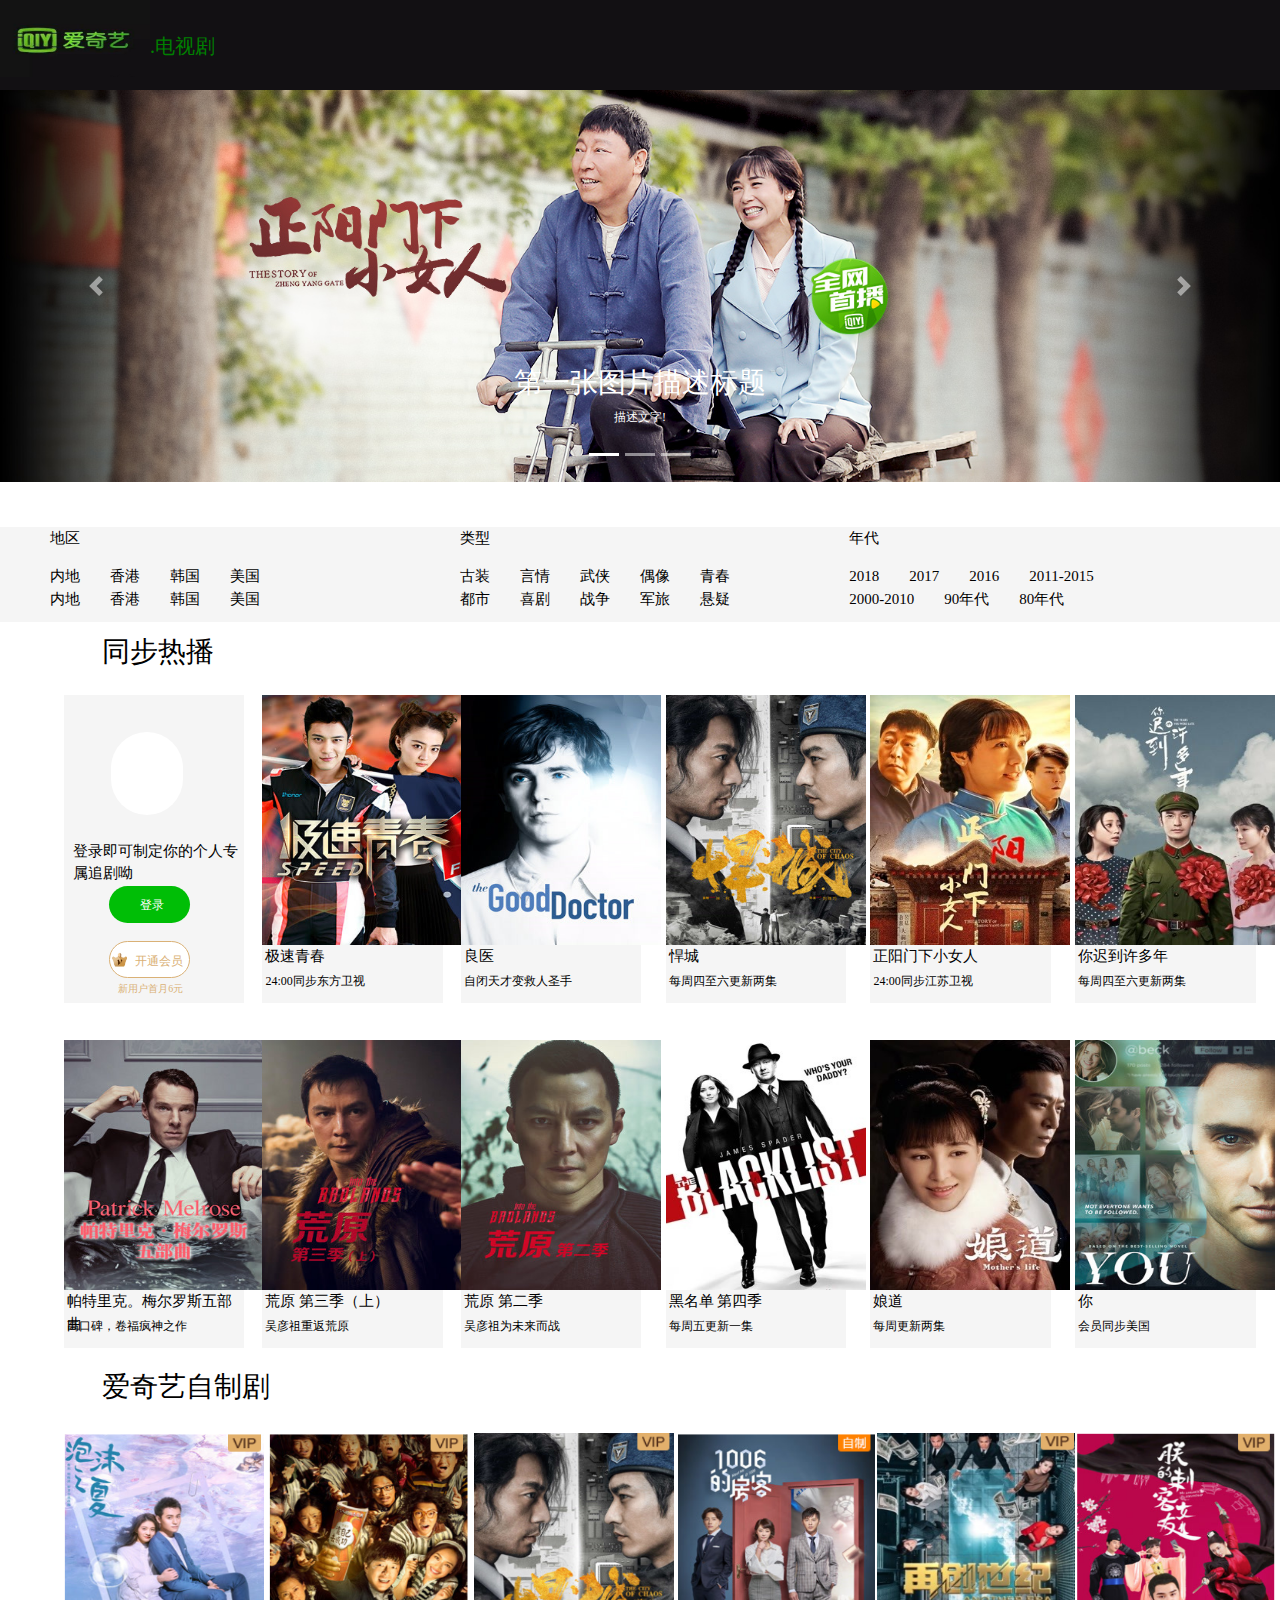
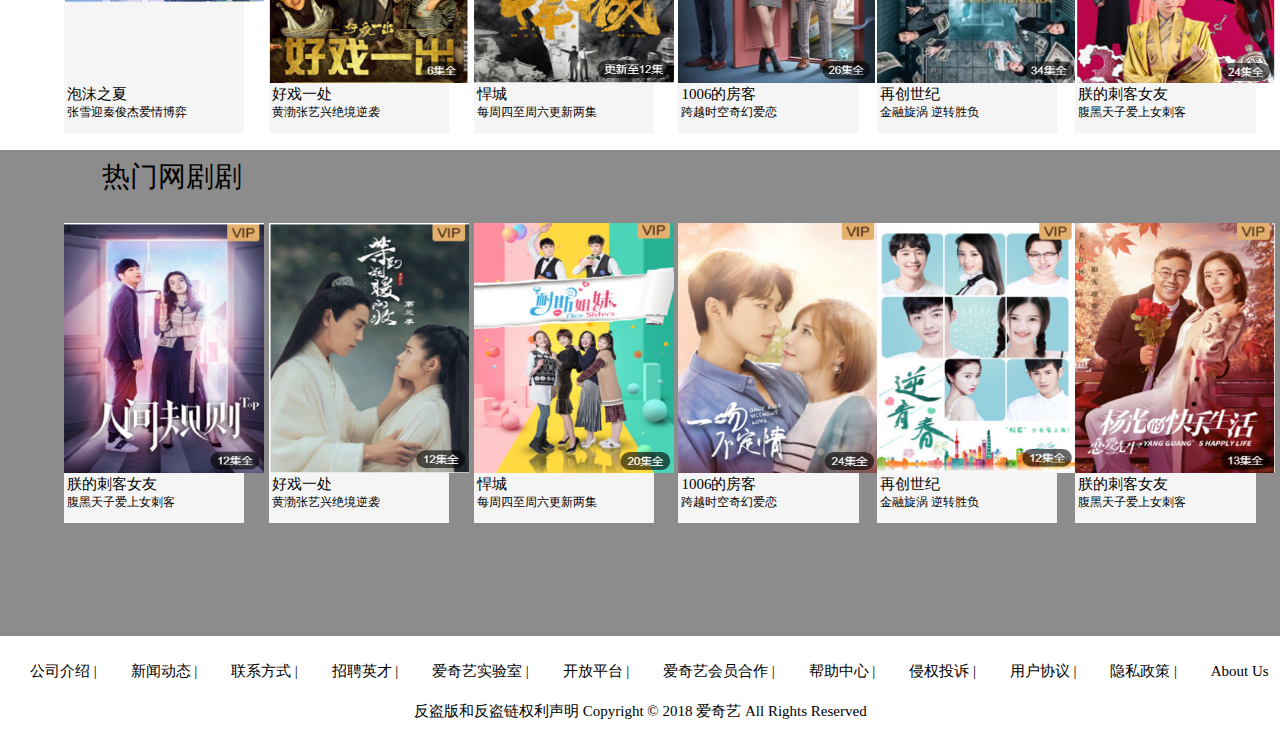
<file: dsj.html>
<!DOCTYPE html>
<html>
<head>
  <meta charset="utf-8">
  <meta name=”viewport” content=”width=device-width, initial-scale=1″ />
  <meta name="viewport" content="width=device-width, initial-scale=1">
  <link rel="stylesheet" href="css/bootstrap.min.css">
  <script src="js/jquery-3.2.1.min.js"></script>
  <script src="js/popper.min.js"></script>
  <script src="js/bootstrap.min.js"></script>
  <link href="css/mycss.css" rel="stylesheet" />
  <style>
  .carousel-inner img 
	{
      width: 100%;
      height: 100%;
  }
  </style>
</head>
<body>
<div class="dsjdh">
	<img src="images/aqybz1.jpg" width="150" height="77"><span style="font-size:20px;position: absolute;top:29%;">.电视剧</span>
</div>

<div class="qwe">
<div id="demo" class="carousel slide" data-ride="carousel">
  <ul class="carousel-indicators">
    <li data-target="#demo" data-slide-to="0" class="active"></li>
    <li data-target="#demo" data-slide-to="1"></li>
    <li data-target="#demo" data-slide-to="2"></li>
  </ul>
 
  <!-- 轮播图片 -->
  <div class="carousel-inner">
    <div class="carousel-item active">
      <img src="images/dsj2 (1).jpg">
      <div class="carousel-caption">
        <h3>第一张图片描述标题</h3>
        <p>描述文字!</p>
      </div>
    </div>
    <div class="carousel-item">
      <img src="images/dsj2 (2).jpg">
      <div class="carousel-caption">
        <h3>第二张图片描述标题</h3>
        <p>描述文字!</p>
      </div>
    </div>
    <div class="carousel-item">
      <img src="images/dsj2.jpg">
      <div class="carousel-caption">
        <h3>第三张图片描述标题</h3>
        <p>描述文字!</p>
      </div>
    </div>
    <div class="carousel-item">
      <img src="images/dsj1.jpg">
      <div class="carousel-caption">
        <h3>第二张图片描述标题</h3>
        <p>描述文字!</p>
      </div>
    </div>
    
    <div class="carousel-item">
      <img src="images/jps.jpg">
      <div class="carousel-caption">
        <h3>第二张图片描述标题</h3>
        <p>描述文字!</p>
      </div>
    </div>
  </div>
 
  <!-- 左右切换按钮 -->
  <a class="carousel-control-prev" href="#demo" data-slide="prev">
    <span class="carousel-control-prev-icon"></span>
  </a>
  <a class="carousel-control-next" href="#demo" data-slide="next">
    <span class="carousel-control-next-icon"></span>
  </a>
</div>


<div class="dh3">
	<p class="spandh">地区</p>
	<span class="spandh">内地</span><span  class="spandh">香港</span><span class="spandh">韩国</span><span class="spandh">美国</span><br/>
	<span class="spandh">内地</span><span  class="spandh">香港</span><span class="spandh">韩国</span><span class="spandh">美国</span>
</div>

<div class="dh4">
	<p class="spandh">类型</p>
	<span class="spandh">古装</span><span  class="spandh">言情</span><span  class="spandh">武侠</span><span  class="spandh">偶像</span><span  class="spandh">青春</span><br/>
	<span class="spandh" >都市</span><span class="spandh">喜剧</span><span class="spandh">战争</span><span class="spandh">军旅</span><span  class="spandh">悬疑</span>
</div>

<div class="dh5">
	<p class="spandh">年代</p>
	<span class="spandh">2018</span><span  class="spandh">2017</span><span  class="spandh">2016</span><span  class="spandh">2011-2015</span><br/>
	<span class="spandh" >2000-2010</span><span class="spandh">90年代</span><span class="spandh">80年代</span>
</div>
</div>

<div class="jdiv1">
	<h3 style="position: absolute;left:8%;top:2%;color: black;">同步热播</h3>
<div class="jdiv2">
	 <div class="tx"></div>
	 <p style="position: absolute;top:47%;color: black;left: 5%;font-size: 15px;">登录即可制定你的个人专属追剧呦</p>
	 <div class="jbtn"><p style="color: white;">登录</p></div>
	 <div class="vip"><img src="images/vip.jpg" width="15" height="15" style="position: absolute;left:2%;"><p style="color: #DAB176;">开通会员</p></div>
	 <p style="position: absolute;top: 93%;color: #DAB176 ;font-size:10px;left: 30%;">新用户首月6元</p>
</div>

<div class="jdiv2" style="position:absolute;left:20.5%;">
	<div class="jimg"><img src="images/jsqc2.jpg" width="200" height="250"></div>
	<p style="position: absolute;font-size: 15px;left:3px;">极速青春<p style="position: absolute;top:90%;left: 3px;">24:00同步东方卫视</p></p>
</div>

<div class="jdiv2" style="position:absolute;left:36%;">
	<div class="jimg"><img src="images/tb1.jpg" width="200" height="250"></div>
	<p style="position: absolute;top:%;font-size: 15px;left: 3px;">良医<p style="position: absolute;top:90%;left: 3px;">自闭天才变救人圣手</p></p>
</div>

<div class="jdiv2" style="position:absolute;left:52%;">
	<div class="jimg"><img src="images/tb2.jpg" width="200" height="250"></div>
	<p style="position: absolute;top:%;font-size: 15px;left: 3px;">悍城<p style="position: absolute;top:90%;left: 3px;">每周四至六更新两集</p></p>
</div>

<div class="jdiv2" style="position:absolute;left:68%;">
	<div class="jimg"><img src="images/tb3.jpg" width="200" height="250"></div>
	<p style="position: absolute;top:%;font-size: 15px;left: 3px;">正阳门下小女人<p style="position: absolute;top:90%;left: 3px;">24:00同步江苏卫视</p></p>
</div>

<div class="jdiv2" style="position:absolute;left:84%;">
	<div class="jimg"><img src="images/tb4.jpg" width="200" height="250"></div>
	<p style="position: absolute;top:%;font-size: 15px;left: 3px;">你迟到许多年<p style="position: absolute;top:90%;left: 3px;">每周四至六更新两集</p></p>
</div>
<!--
	作者：193592021@qq.com
	时间：2018-10-20
	描述：下半部分
-->
<div class="jdiv2" style="position:absolute;top:56%;">
	<div class="jimg"><img src="images/tb5.jpg" width="200" height="250"></div>
	<p style="position: absolute;top:%;font-size: 15px;left: 3px;">帕特里克。梅尔罗斯五部曲<p style="position: absolute;top:90%;left: 3px;">高口碑，卷福疯神之作</p></p>
</div>

<div class="jdiv2" style="position:absolute;left:20.5%;top:56%;">
	<div class="jimg"><img src="images/tb6.jpg" width="200" height="250"></div>
	<p style="position: absolute;top:%;font-size: 15px;left: 3px;">荒原 第三季（上）<p style="position: absolute;top:90%;left: 3px;">吴彦祖重返荒原</p></p>
</div>

<div class="jdiv2" style="position:absolute;left:36%;top:56%;">
	<div class="jimg"><img src="images/tb7.jpg" width="200" height="250"></div>
<p style="position: absolute;top:%;font-size: 15px;left: 3px;">荒原 第二季<p style="position: absolute;top:90%;left: 3px;">吴彦祖为未来而战</p></p>
</div>

<div class="jdiv2" style="position:absolute;left:52%;top:56%;">
	<div class="jimg"><img src="images/tb8.jpg" width="200" height="250"></div>
	<p style="position: absolute;top:%;font-size: 15px;left: 3px;">黑名单 第四季<p style="position: absolute;top:90%;left: 3px;">每周五更新一集</p></p>
</div>

<div class="jdiv2" style="position:absolute;left:68%;top:56%;">
	<div class="jimg"><img src="images/tb9.jpg" width="200" height="250"></div>
	<p style="position: absolute;top:%;font-size: 15px;left: 3px;">娘道<p style="position: absolute;top:90%;left: 3px;">每周更新两集</p></p>
</div>

<div class="jdiv2" style="position:absolute;left:84%;top:56%;">
	<div class="jimg"><img src="images/tb10.jpg" width="200" height="250"></div>
<p style="position: absolute;top:%;font-size: 15px;left: 3px;">你<p style="position: absolute;top:90%;left: 3px;">会员同步美国</p></p>
</div>

</div>
<!--
	作者：193592021@qq.com
	时间：2018-10-20
	描述：爱奇艺自制剧
-->
<div class="jdiv3">
	  	<h3 style="position: absolute;left:8%;top:2%;color: black;">爱奇艺自制剧</h3>
	  <div class="jdiv4" style="position:absolute;">
	  <div class="jimg"><img src="images/zzj1.png" width="200" height="250"></div>
    <p style="position: absolute;top:%;font-size: 15px;left: 3px;">泡沫之夏<p style="position: absolute;top:90%;left: 3px;">张雪迎秦俊杰爱情博弈</p></p>
    </div>
    
     <div class="jdiv4" style="position:absolute;left:21%;">
	  <div class="jimg"><img src="images/zzj2.png" width="200" height="250"></div>
    <p style="position: absolute;top:%;font-size: 15px;left: 3px;">好戏一处<p style="position: absolute;top:90%;left: 3px;">黄渤张艺兴绝境逆袭</p></p>
    </div>
    
     <div class="jdiv4" style="position:absolute;left:37%;">
	  <div class="jimg"><img src="images/zzj3.png" width="200" height="250"></div>
    <p style="position: absolute;top:%;font-size: 15px;left: 3px;">悍城<p style="position: absolute;top:90%;left: 3px;">每周四至周六更新两集</p></p>
    </div>
    
     <div class="jdiv4" style="position:absolute;left: 53%;">
	  <div class="jimg"><img src="images/zzj4.png" width="200" height="250"></div>
    <p style="position: absolute;top:%;font-size: 15px;left: 3px;">1006的房客<p style="position: absolute;top:90%;left: 3px;">跨越时空奇幻爱恋</p></p>
    </div>
    
    <div class="jdiv4" style="position:absolute;left: 68.5%;">
	  <div class="jimg"><img src="images/zzj5.png" width="200" height="250"></div>
    <p style="position: absolute;top:%;font-size: 15px;left: 3px;">再创世纪<p style="position: absolute;top:90%;left: 3px;">金融旋涡  逆转胜负</p></p>
    </div>
    
    <div class="jdiv4" style="position:absolute;left:84%;">
	  <div class="jimg"><img src="images/zzj6.png" width="200" height="250"></div>
    <p style="position: absolute;top:%;font-size: 15px;left: 3px;">朕的刺客女友<p style="position: absolute;top:90%;left: 3px;">腹黑天子爱上女刺客</p></p>
    </div>

</div>
  
  <!--
  	作者：193592021@qq.com
  	时间：2018-10-20
  	描述：爱奇艺网络剧
  -->
<div class="jdiv5">
	    <h3 style="position: absolute;left:8%;top:2%;color: black;">热门网剧剧</h3>
	    <div class="jdiv6" style="position:absolute;">
	  <div class="jimg"><img src="images/wj1.png" width="200" height="250"></div>
    <p style="position: absolute;top:%;font-size: 15px;left: 3px;">朕的刺客女友<p style="position: absolute;top:90%;left: 3px;">腹黑天子爱上女刺客</p></p>
    </div>
    
    <div class="jdiv6" style="position:absolute;left:21%;">
	  <div class="jimg"><img src="images/wj2.png" width="200" height="250"></div>
    <p style="position: absolute;top:%;font-size: 15px;left: 3px;">好戏一处<p style="position: absolute;top:90%;left: 3px;">黄渤张艺兴绝境逆袭</p></p>
    </div>
    
     <div class="jdiv6" style="position:absolute;left:37%;">
	  <div class="jimg"><img src="images/wj3.png" width="200" height="250"></div>
    <p style="position: absolute;top:%;font-size: 15px;left: 3px;">悍城<p style="position: absolute;top:90%;left: 3px;">每周四至周六更新两集</p></p>
    </div>
    
     <div class="jdiv6" style="position:absolute;left: 53%;">
	  <div class="jimg"><img src="images/wj4.png" width="200" height="250"></div>
    <p style="position: absolute;top:%;font-size: 15px;left: 3px;">1006的房客<p style="position: absolute;top:90%;left: 3px;">跨越时空奇幻爱恋</p></p>
    </div>
    
    <div class="jdiv6" style="position:absolute;left: 68.5%;">
	  <div class="jimg"><img src="images/wj5.png" width="200" height="250"></div>
    <p style="position: absolute;top:%;font-size: 15px;left: 3px;">再创世纪<p style="position: absolute;top:90%;left: 3px;">金融旋涡  逆转胜负</p></p>
    </div>
    
    <div class="jdiv6" style="position:absolute;left:84%;">
	  <div class="jimg"><img src="images/wj6.png" width="200" height="250"></div>
    <p style="position: absolute;top:%;font-size: 15px;left: 3px;">朕的刺客女友<p style="position: absolute;top:90%;left: 3px;">腹黑天子爱上女刺客</p></p>
    </div>
</div>

 <div class="jdiv7">
 	<span class="spandh">公司介绍</span> | <span class="spandh">新闻动态</span> | <span class="spandh">联系方式</span> | <span class="spandh">招聘英才</span> | <span class="spandh">爱奇艺实验室</span> | <span class="spandh">开放平台</span> | <span class="spandh">爱奇艺会员合作</span> | <span class="spandh">帮助中心</span> | <span class="spandh">侵权投诉</span> | <span class="spandh">用户协议</span> | <span class="spandh">隐私政策</span> | <span class="spandh">About Us</span>
 	<span class="spandh" style="position: absolute;left:30%;top: 50%;">反盗版和反盗链权利声明   Copyright © 2018 爱奇艺 All Rights Reserved</span>
 </div>
</body>
</html>
</file>
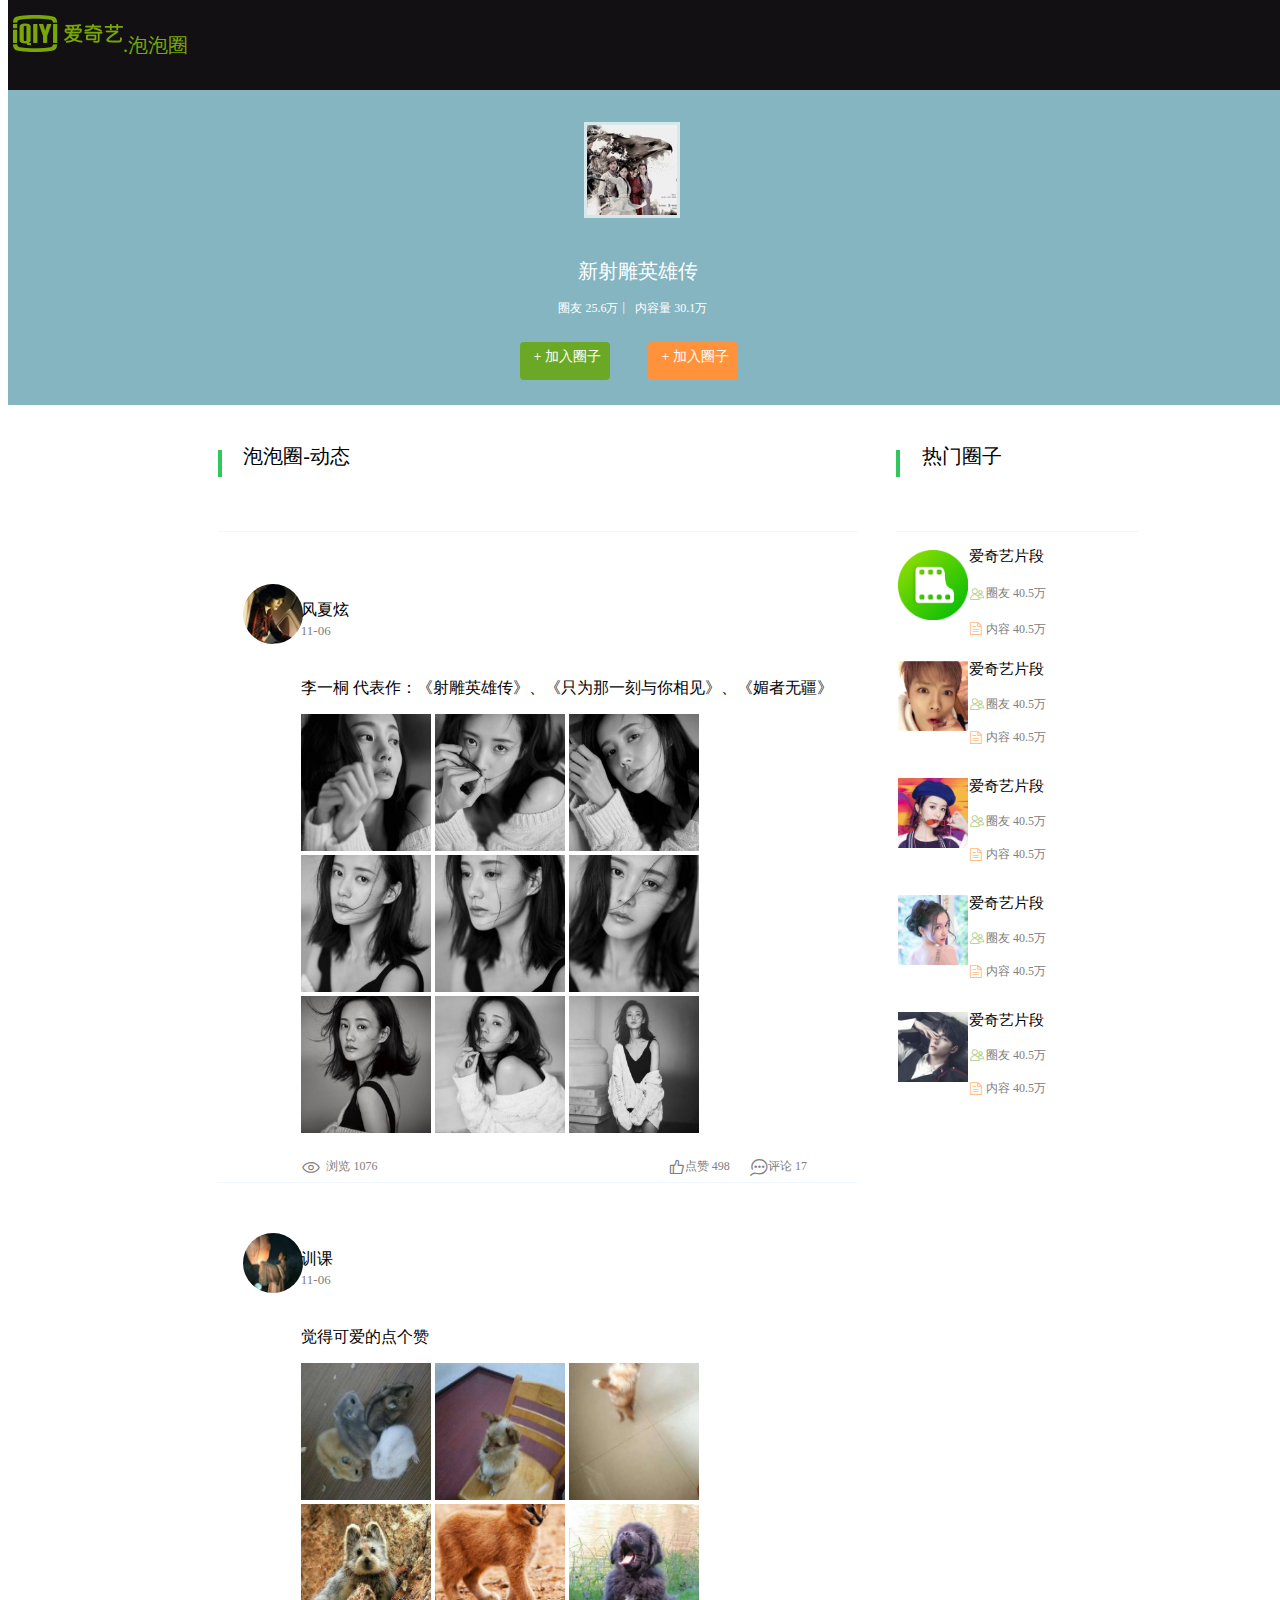
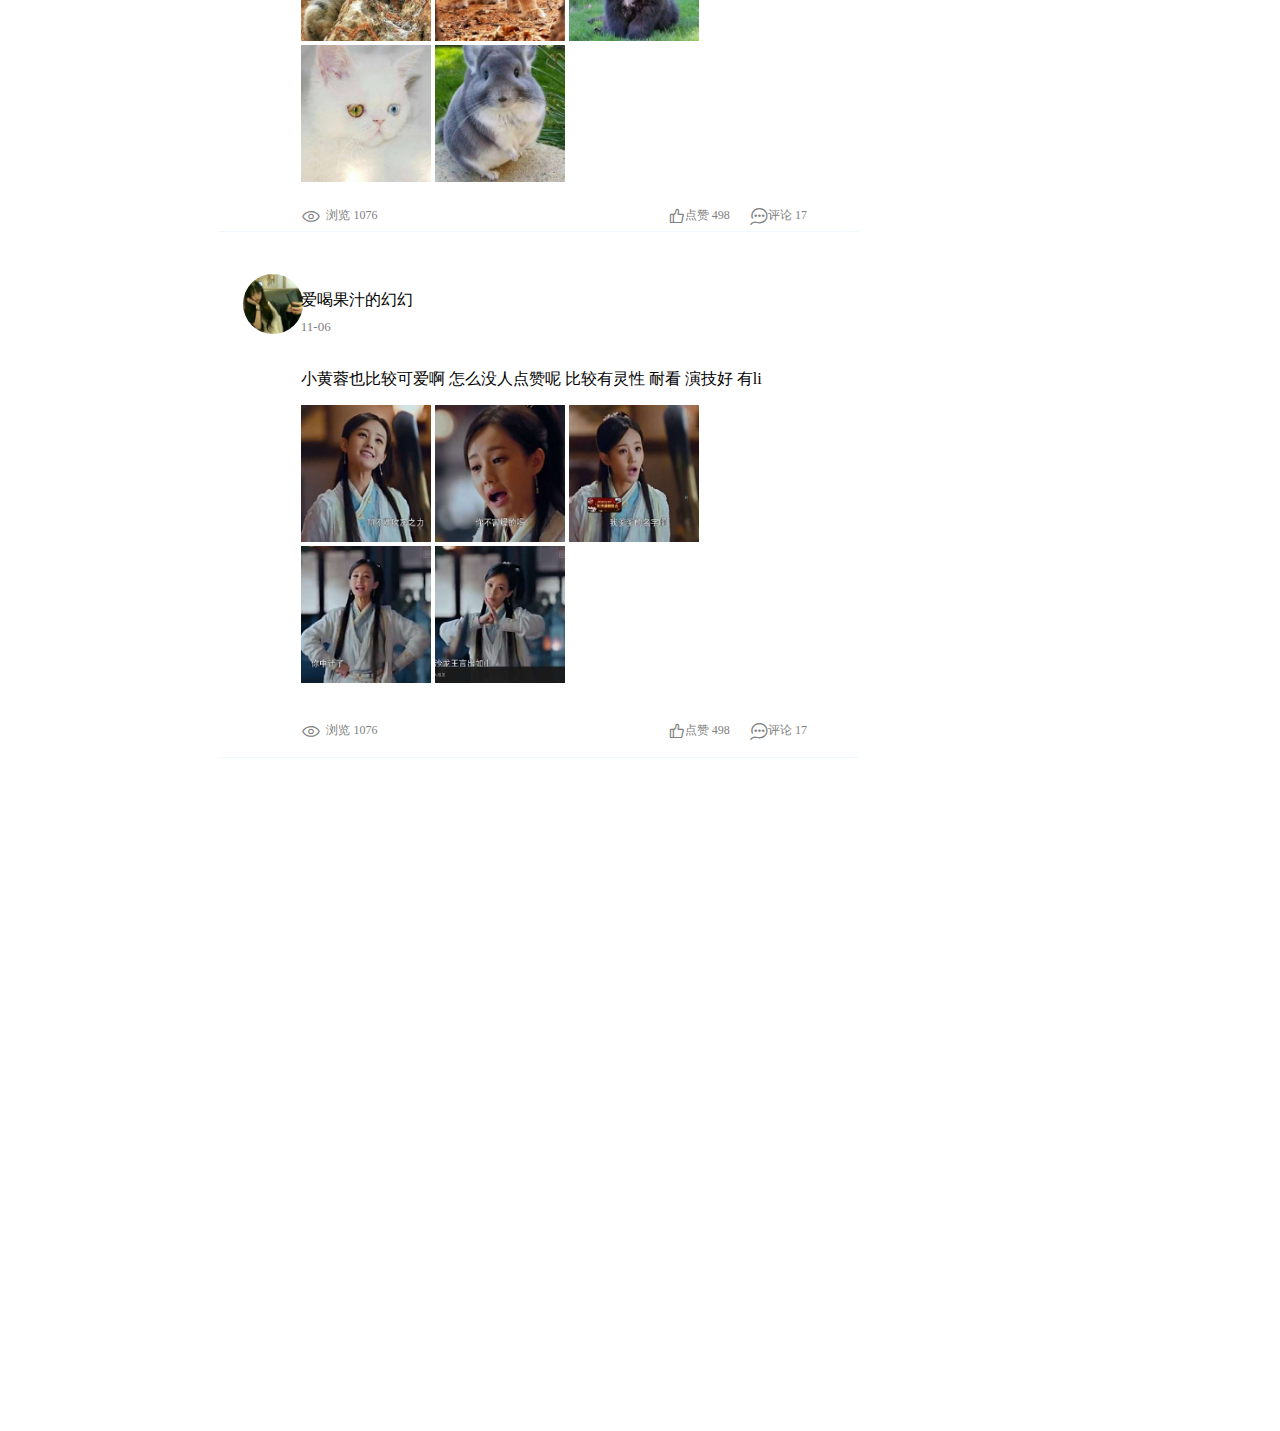
<file: grzy.html>
<!DOCTYPE html>
<html>
	<head>
		<meta charset="utf-8" />
		<meta name=”viewport” content=”width=device-width, initial-scale=1″ />
		<meta name="viewport" content="width=device-width, initial-scale=1">
		<title></title>
		<link href="css/iconfont.css" rel="stylesheet" />
		<style>
			.perin{
				position:absolute;
				top:0%;
				width:100%;
				height:10%;
				background:rgba(18,16,19,1);
				color:#78A707;
				}
				.jqz
				{
					display: none;
				}
				.qz:hover .jqz
				{
					display: block;
				}
		</style>
   </head>
   <body>
	   <div class="perin">
	   	<img src="images/logo108x35_black.png" style="margin-top:15px;margin-left: 5px;"><span style="font-size:20px;position: absolute;top:35%;">.泡泡圈</span>
	   </div>
	   <div style="position: absolute;width: 100%;height:35%;top:10%;background: #84B5C1;">
		   <img src="images/sd.jpg" width="90"height="90" style="position: absolute;top:10%;left: 45%;border:3px solid #D6E8EA;"/>
		   <p style="position: absolute;top:47%;left: 44.5%;color: white;font-family: 微软雅黑;font-size:20px;">新射雕英雄传</p>
		   <p style="position: absolute;top:63%;left:43%;font-family: 微软雅黑;font-size:12px;color: white;">圈友 25.6万</p>
			<p style="position: absolute;top:63%;left:48%;font-family: 微软雅黑;font-size:12px;color: white;">|</p>
		   <p style="position: absolute;top:63%;left:49%;font-family: 微软雅黑;font-size:12px;color: white;">内容量 30.1万</p>
		   <div style="position: absolute;width:7%;height: 12%;background:#6AA826;font-family: 微软雅黑;font-size:14px;color: white;top: 80%;left: 40%;border-radius:4px;"><p style="position: absolute;top:-8px;left:15%;">+ 加入圈子</p></div>
		   <div style="position: absolute;width:7%;height: 12%;background:#FF923A;font-family: 微软雅黑;font-size:14px;color: white;top: 80%;left: 50%;border-radius:4px;"><p style="position: absolute;top:-8px;left:15%;">+ 加入圈子</p></div>
	   </div>
	   
	   <div style="position: absolute;width: 4px;height:3%;background: #32C75C;top:50%;left:17%;"></div>
	   <p style="position: absolute;top:47%;left:19%;font-family: 微软雅黑;font-size: 20px;">泡泡圈-动态</p>
	   
	   <!-- 内容 -->
	   <div style="position: absolute;top: 59%;width: 50%;height:2500px;background:;left:17%;">
	   <div style="position: absolute;top:0%;width:100%;height:26%;background:white;border-bottom:1px solid aliceblue;border-top:1px solid aliceblue;">
		   <img src="images/fxy.jpg" width="60" height="60" style="position: absolute;border-radius: 50px;top:8%;left:4%;"/>
		   <p style="position: absolute;left: 13%;top:8%;">风夏炫</p>
		   <p style="position: absolute;left: 13%;top:12%;font-size: 13px;color: gray;">11-06</p>
		   <p style="position: absolute;left: 13%;top:20%;font-size: 16px;">李一桐 代表作：《射雕英雄传》、《只为那一刻与你相见》、《媚者无疆》</p>
		   <div style="position: absolute;width: 87%;left: 13%;height:58%;background:;top:28%;">
			   <img src="images/fx1.jpg" width="130" height="137"/>
			   <img src="images/fx2.jpg" width="130" height="137"/>
               <img src="images/fx3.jpg" width="130" height="137"/><br/>
               <img src="images/fx4.jpg" width="130" height="137"/>
               <img src="images/fx5.jpg" width="130" height="137"/>
               <img src="images/fx6.jpg" width="130" height="137"/><br />
               <img src="images/fx7.jpg" width="130" height="137"/>
               <img src="images/fx8.jpg" width="130" height="137"/>
               <img src="images/fx9.jpg" width="130" height="137"/>
		   </div>
		   <i class="iconfont icon-liulan" style="position: absolute;top:96%;left: 13%;color:gray;font-family: 微软雅黑;font-size:20px;"></i>
		   <p style="position: absolute;top: 94.5%;left: 17%;color:gray;font-size: 12px;font-family: 微软雅黑;">浏览 1076</p>
		   <i class="iconfont icon-dianzan" style="position: absolute;top:96%;left:70%;color:gray;font-family: 微软雅黑;font-size:20px;"></i>
		   <p style="position: absolute;top: 94.5%;left:73%;color:gray;font-size: 12px;font-family: 微软雅黑;">点赞 498</p>
		   <i class="iconfont icon-pinglun" style="position: absolute;top:96%;left:83%;color:gray;font-family: 微软雅黑;font-size:20px;"></i>
		   <p style="position: absolute;top: 94.5%;left:86%;color:gray;font-size: 12px;font-family: 微软雅黑;">评论 17</p>
	   </div>
	   
	   
	    <div style="position: absolute;top:26%;width:100%;height:26%;background:;border-bottom:0.4px solid aliceblue;border-top:0px solid aliceblue;">
	   		   <img src="images/xktx.jpg" width="60" height="60" style="position: absolute;border-radius: 50px;top:8%;left:4%;"/>
	   		   <p style="position: absolute;left: 13%;top:8%;">训课</p>
	   		   <p style="position: absolute;left: 13%;top:12%;font-size: 13px;color: gray;">11-06</p>
	   		   <p style="position: absolute;left: 13%;top:20%;font-size: 16px;">觉得可爱的点个赞</p>
	   		   <div style="position: absolute;width: 87%;left: 13%;height:58%;background:;top:28%;">
	   			   <img src="images/xk1.jpg" width="130" height="137"/>
	   			   <img src="images/xk11%20(2).jpg" width="130" height="137"/>
	                  <img src="images/xk11%20(3).jpg" width="130" height="137"/><br/>
	                  <img src="images/xk11%20(4).jpg" width="130" height="137"/>
	                  <img src="images/xk11%20(5).jpg" width="130" height="137"/>
	                  <img src="images/xk11%20(7).jpg" width="130" height="137"/><br />
	                  <img src="images/xk11%20(8).jpg" width="130" height="137"/>
	                  <img src="images/xk4.jpg" width="130" height="137"/>
	   		   </div>
			   <i class="iconfont icon-liulan" style="position: absolute;top:96%;left: 13%;color:gray;font-family: 微软雅黑;font-size:20px;"></i>
			   <p style="position: absolute;top: 94.5%;left: 17%;color:gray;font-size: 12px;font-family: 微软雅黑;">浏览 1076</p>
			   <i class="iconfont icon-dianzan" style="position: absolute;top:96%;left:70%;color:gray;font-family: 微软雅黑;font-size:20px;"></i>
			   <p style="position: absolute;top: 94.5%;left:73%;color:gray;font-size: 12px;font-family: 微软雅黑;">点赞 498</p>
			   <i class="iconfont icon-pinglun" style="position: absolute;top:96%;left:83%;color:gray;font-family: 微软雅黑;font-size:20px;"></i>
			   <p style="position: absolute;top: 94.5%;left:86%;color:gray;font-size: 12px;font-family: 微软雅黑;">评论 17</p>
	   	   </div>
		   
		   
		   <div style="position: absolute;top:52%;width:100%;height:21%;background:;border-bottom:0.4px solid aliceblue;border-top:1px solid aliceblue;">
		   	<img src="images/agz.jpg" width="60" height="60" style="position: absolute;border-radius: 50px;top:8%;left:4%;"/>
		   	<p style="position: absolute;left: 13%;top:8%;">爱喝果汁的幻幻</p>
		   	<p style="position: absolute;left: 13%;top:14%;font-size:13px;color:gray;">11-06</p>
		   	<p style="position: absolute;left: 13%;top:23%;font-size: 16px;">小黄蓉也比较可爱啊 怎么没人点赞呢 比较有灵性 耐看 演技好 有li</p>
		   	<div style="position: absolute;width: 87%;left: 13%;height:58%;background:;top:33%;">
		   			<img src="images/agz1.jpg" width="130" height="137"/>
		   			<img src="images/agz2.jpg" width="130" height="137"/>
		   			<img src="images/agz3.jpg" width="130" height="137"/><br />
		   			<img src="images/agz4.jpg" width="130" height="137"/>
		   			<img src="images/agz5.jpg" width="130" height="137"/>
		   			
		   	</div>
		   	<i class="iconfont icon-liulan" style="position: absolute;top:93%;left: 13%;color:gray;font-family: 微软雅黑;font-size:20px;"></i>
		   	<p style="position: absolute;top: 91%;left: 17%;color:gray;font-size: 12px;font-family: 微软雅黑;">浏览 1076</p>
		   	<i class="iconfont icon-dianzan" style="position: absolute;top:93%;left:70%;color:gray;font-family: 微软雅黑;font-size:20px;"></i>
		   	<p style="position: absolute;top: 91%;left:73%;color:gray;font-size: 12px;font-family: 微软雅黑;">点赞 498</p>
		   	<i class="iconfont icon-pinglun" style="position: absolute;top:93%;left:83%;color:gray;font-family: 微软雅黑;font-size:20px;"></i>
		   	<p style="position: absolute;top: 91%;left:86%;color:gray;font-size: 12px;font-family: 微软雅黑;">评论 17</p>
		   </div> 
	   </div>
	   
	   <!-- 右侧 -->
	   <div style="position: absolute;width: 4px;height:3%;background: #32C75C;top:50%;left:70%;"></div>
	   <p style="position: absolute;top:47%;left:72%;font-family: 微软雅黑;font-size: 20px;">热门圈子</p>
	   <div style="position: absolute;left:70%;top:59%;width:19%;height:100%;background:;border-top:1px solid aliceblue ;">
		   <div class="qz" style="width: 100%;height:13%;background:;">
			   <img src="images/aqypd.png" width="70" height="70" style="position: absolute;top:2%;left: 1%;"/>
			   <p style="position: absolute;top:0%;left: 30%;font-family:微软雅黑;font-size: 15px;">爱奇艺片段</p>
			   <i class="iconfont icon-yonhu" style="position: absolute;top:6%;left: 30%;color: #AECE87;"></i>
			   <p style="position: absolute;left: 37%;top:4.5%;font-size: 12px;font-family:微软雅黑;color: gray;">圈友 40.5万</p>
			   <i class="iconfont icon-neirong" style="position: absolute;top:10%;left: 30%;font-size: 14px;color: #FFBC86;"></i>
			   <p style="position: absolute;left: 37%;top:8.5%;font-size: 12px;font-family:微软雅黑;color: gray;">内容 40.5万</p>
			   <div class="jqz" style="position: absolute;width:20%;height:4%;left:75%;top:2.6%;background:#6AA826;"><p style="position:absolute;top:-6px;left:9%;font-size: 14px;color: white;">进圈子</p></div>
		   </div>
		   
		   <div class="qz" style="position: absolute;width: 100%;height:13%;background:;top:13%;">
		   	<img src="images/zhdi%20(1).jpg" width="70" height="70" style="position: absolute;top:10%;left: 1%;"/>
		   	<p style="position: absolute;top:-4px;left: 30%;font-family:微软雅黑;font-size: 15px;">爱奇艺片段</p>
		   	<i class="iconfont icon-yonhu" style="position: absolute;top:40%;left: 30%;color: #AECE87;"></i>
		   	<p style="position: absolute;left: 37%;top:30%;font-size: 12px;font-family:微软雅黑;color: gray;">圈友 40.5万</p>
		   	<i class="iconfont icon-neirong" style="position: absolute;top:70%;left: 30%;font-size: 14px;color: #FFBC86;"></i>
		   	<p style="position: absolute;left: 37%;top:58%;font-size: 12px;font-family:微软雅黑;color: gray;">内容 40.5万</p>
		   	<div class="jqz" style="position: absolute;width:20%;height:30%;left:75%;top:15%;background:#6AA826;"><p style="position:absolute;top:-6px;left:9%;font-size: 14px;color: white;">进圈子</p></div>
		   </div>
		   
		   <div class="qz" style="position: absolute;width: 100%;height:13%;background:;top:26%;">
		   <img src="images/zhdi%20(2).jpg" width="70" height="70" style="position: absolute;top:10%;left: 1%;"/>
		   <p style="position: absolute;top:-4px;left: 30%;font-family:微软雅黑;font-size: 15px;">爱奇艺片段</p>
		   <i class="iconfont icon-yonhu" style="position: absolute;top:40%;left: 30%;color: #AECE87;"></i>
		   <p style="position: absolute;left: 37%;top:30%;font-size: 12px;font-family:微软雅黑;color: gray;">圈友 40.5万</p>
		   <i class="iconfont icon-neirong" style="position: absolute;top:70%;left: 30%;font-size: 14px;color: #FFBC86;"></i>
		   <p style="position: absolute;left: 37%;top:58%;font-size: 12px;font-family:微软雅黑;color: gray;">内容 40.5万</p>
		   <div class="jqz" style="position: absolute;width:20%;height:30%;left:75%;top:15%;background:#6AA826;"><p style="position:absolute;top:-6px;left:9%;font-size: 14px;color: white;">进圈子</p></div>
		   </div>
		   
		   <div class="qz" style="position: absolute;width: 100%;height:13%;background:;top:39%;">
		   <img src="images/zhdi%20(3).jpg" width="70" height="70" style="position: absolute;top:10%;left: 1%;"/>
		   <p style="position: absolute;top:-4px;left: 30%;font-family:微软雅黑;font-size: 15px;">爱奇艺片段</p>
		   <i class="iconfont icon-yonhu" style="position: absolute;top:40%;left: 30%;color: #AECE87;"></i>
		   <p style="position: absolute;left: 37%;top:30%;font-size: 12px;font-family:微软雅黑;color: gray;">圈友 40.5万</p>
		   <i class="iconfont icon-neirong" style="position: absolute;top:70%;left: 30%;font-size: 14px;color: #FFBC86;"></i>
		   <p style="position: absolute;left: 37%;top:58%;font-size: 12px;font-family:微软雅黑;color: gray;">内容 40.5万</p>
		   <div class="jqz" style="position: absolute;width:20%;height:30%;left:75%;top:15%;background:#6AA826;"><p style="position:absolute;top:-6px;left:9%;font-size: 14px;color: white;">进圈子</p></div>
		   </div>
		   
		   <div class="qz" style="position: absolute;width: 100%;height:13%;background:;top:52%;">
		   <img src="images/zhdi%20(4).jpg" width="70" height="70" style="position: absolute;top:10%;left: 1%;"/>
		   <p style="position: absolute;top:-4px;left: 30%;font-family:微软雅黑;font-size: 15px;">爱奇艺片段</p>
		   <i class="iconfont icon-yonhu" style="position: absolute;top:40%;left: 30%;color: #AECE87;"></i>
		   <p style="position: absolute;left: 37%;top:30%;font-size: 12px;font-family:微软雅黑;color: gray;">圈友 40.5万</p>
		   <i class="iconfont icon-neirong" style="position: absolute;top:70%;left: 30%;font-size: 14px;color: #FFBC86;"></i>
		   <p style="position: absolute;left: 37%;top:58%;font-size: 12px;font-family:微软雅黑;color: gray;">内容 40.5万</p>
		   <div class="jqz" style="position: absolute;width:20%;height:30%;left:75%;top:15%;background:#6AA826;"><p style="position:absolute;top:-6px;left:9%;font-size: 14px;color: white;">进圈子</p></div>
		   </div>
		  
		   
	   </div>
   </body>
</html>
</file>
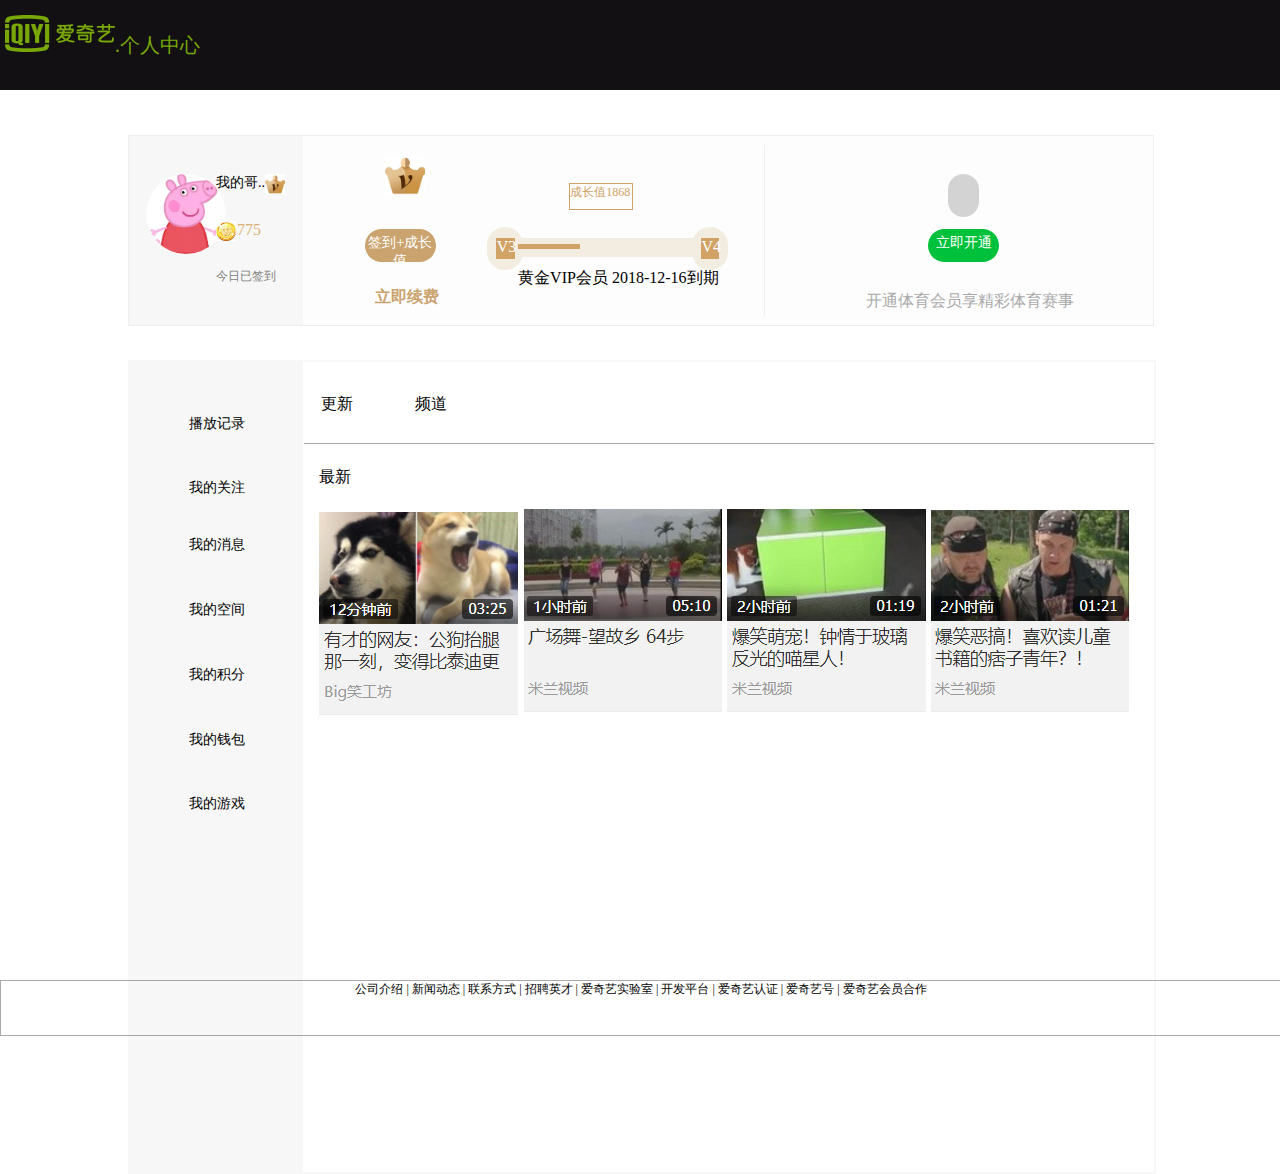
<file: information.html>
<!DOCTYPE html>
<html>
	<head>
		<meta charset="utf-8" />
		<meta name="viewport" content="width=device-width, initial-scale=1">
		<title></title>
		<script src="js/jquery-1.4.4.min.js"></script>
		<script>
			$(function(){
				$('.box4').hide();
				$("#boxc").click(function(){
					$('.box4').show(500);
					$('.box5').hide();
					$('#wdgz').hide();
					$('#gx').hide();
					$('#pd').hide();
					$("#pz").hide();
                    $('#wdgz1').hide();
					$("#pq").hide();
					$("#zx").hide();
				})
			})
			
			$(function(){
				$('.box5').hide();
				$("#boxa").click(function(){
					$('.box5').show(500);
					$('.box4').hide();
					$('#wdgz').hide();
					$('#gx').hide();
					$('#pd').hide();
					$("#pz").hide();
					$('#wdgz1').hide();
					$("#pq").hide();
					$("#zx").hide();

				})
			})
			$(function(){
				
				$('#pd').click(function(){
					$("#wdgz").show(500);
					$(".gz").show(500);
					$('#zx').hide()
					$('#pd').css("color","green")
					$("#pz").hide();
					$('#pq').show(500);
					
				
				})
			})
			$(function(){
				$('#gx').click(function(){
					$('#wdgz').hide()
					$('#zx').show(500)
					$('#gx').css("color","green")
					$('#pz').show(500);
					$('#pq').hide();
					
				})
			})
			
			$(function(){
				$("#pd").hide()
				$('#wdgz').hide()
				$('#pq').hide()
				$("#pd").show();
				$('#boxb').click(function(){
					$("#wdgz1").show();
					$(".gz").hide()
					$("#gx").show(500);
					$("#zx").show(500);
					$("#pz").show(500);
					$("#pd").show(500);
					$('.box5').hide();
					$('.box4').hide();
				})
			})
		
		</script>
		<style>
		*{
			margin: 0;
			padding: 0;
		 }
		.perin{
			position:absolute;
			top:0%;
			width:100%;
			height:10%;
			background:rgba(18,16,19,1);
			color:#78A707;
			}
		.grxx
		{
			position: absolute;
			top:15%;
			width:80%;
			height:21%;
			left:10%;
			background-color:rgb(253,253,253);
			border: 1px solid #EEEEEE;
		}
		.grxx1
		{
			position: absolute;
			width:17%;
			height:100%;
			background-color:#F7F7F7;
			border:;
			
		}
		.box3{
			background-color:#F7F7F7;
		}
		.box3:hover
		{
			color: white;
			border: 1px solid green;
			background:#5AA701;
		}
		.pa{
			color:darkgray;
		}
		.pa:hover
		{
			color: green;
		}
		.box5:hover .box6{
			background:#FD7E28;
			color: white;
		}
		.box7{
			position: absolute;
			top:30%;
			width:18%;
			height:30%;
			left:4.9%;
			background-color:rgba(45,45,45,0.5);
			text-align: center;
			padding-top:5%;
			color:white;
		    display: none;
		}
		.box5:hover .box7{
			display: block;
		}
		.gz{
			position: absolute;
			width:17%;
			height: 12%;
			left:18.5%;
			top: 20%;
		}
		.gz:hover
		{
			background: #F7F7F7;
		}
		.ckgx
		{
			background:#F2F2F2;
		}
		.ckgx:hover{
			background:#5AA701;
			color: white;
		}
		#gx:hover
		{
			background:#5AA701 ;
			color: white;
		}
		#pd:hover
		{
			background:#5AA701 ;
			color: white;
		}
		.box6
		{
			background: #F3ECE1;
		}
		</style>
	</head>
	<body>
		<div class="perin">
			<img src="images/logo108x35_black.png" style="margin-top:15px;margin-left: 5px;"><span style="font-size:20px;position: absolute;top:35%;">.个人中心</span>
		</div>
		
		<div class="grxx">
			<div class="grxx1">
				<img class="img-circle" src="images/tx.jpg" width="80" height="80" style="position: absolute;left:10%;top:20%;border-radius:50px;"/>
				<p style="position: absolute;top:20%;left:50%;font-family:微软雅黑;font-size: 14px;">我的哥..</p><img src="images/vip.jpg" width="20" height="20" style="position: absolute;left:78%;top:20%;border: white;">
                <img src="images/money.jpg" width="20" height="20" style="position: absolute;top:45%;left:50%;"><p style="position: absolute;color: #DAB176;top:45%;left:62%;">775</p>
				<p style="position: absolute;top:70%;left:50%;font-size: 12px;color: grey;font-family: 微软雅黑;">今日已签到<p>
			</div>
		
		<div class="grxx2">
			<img src="images/vip.jpg" width="40" height="40" style="position: absolute;left:25%;top:10%;">
			<div style="position: absolute;top:49%;background-color:rgb(202,163,110);width:7%;height:15%;left:23%;border-radius: 30px;text-align: center;color: white;font-size: 14px;padding-top:0.5%;">签到+成长值</div>
			<p style="position: absolute;top:80%;color:#CAA36E;left:24%;"><strong>立即续费</strong></p>
		</div>
		
		<div style="position: absolute;background-color:#F3ECE1;width:3.5%;height:23%;top:48%;left:35%;border-radius:30px;">
			<div style="position: absolute;top:25%;width:50%;height:50%;background-color:#D1A265;left:24%;color: white;padding-left:2%;">V3</div>
		</div>
			
			<div style="position: absolute;width:20%;height:10%;background-color:#F3ECE1;top: 54%;left:38%;">
				<div style="position: absolute;width: 30%;height:30%;background-color:#D1A265 ;top:30%;"></div>
			</div>
			
			<div style="position: absolute;background-color:#F3ECE1;width:3.5%;height:23%;top:48%;left:55%;border-radius:30px;">
				<div style="position: absolute;top:25%;width:50%;height:50%;background-color:#D1A265;left:24%;color: white;padding-left:2%;">V4</div>
			</div>
			<p style="position: absolute;top:70%;left:38%;">黄金VIP会员 2018-12-16到期</p>
			<div style="position: absolute;left:43%;width:6%;height: 13%;border: 1px solid #D1A265 ;top: 25%;color: #D1A265 ;font-size: 12px;font-family: 微软雅黑;"> 成长值1868</div>
			
			<div style="position: absolute;height: 90%;width:1px;background-color: #EEEEEE;left: 62%;top:5%;"></div>
			
			<div style="position: absolute;width:3%;height:23%;left:80%;background-color:lightgrey;border-radius:30px;top:20%;"></div>
			
			<div style="position: absolute;top:49%;background-color:#00C13B;width:7%;height:15%;left:78%;border-radius: 30px;text-align: center;color: white;font-size: 14px;padding-top:0.5%;">立即开通</div>
			<p style="position: absolute;top: 82%;left:72%;color: darkgrey;">开通体育会员享精彩体育赛事<p>
		</div>
		<!--侧边导航栏-->
		<div class="box1" style="position:absolute;top:40%;height:90%;width:80%;left:10%;background-color:white;border: 2px solid #F7F7F7;">
			<div class="box2" style="position: absolute;height: 100%;width:16.9%;background-color:#F7F7F7;">
				<div id="boxa" class="box3" style="position: absolute;width: 100%;height:4%;top:5%;text-align: center;padding-top:7%;font-size: 14px;font-family: 微软雅黑;">
					<p>播放记录</p>
				</div>
				<div id="boxb" class="box3" style="position: absolute;width: 100%;height:4%;top:13%;text-align: center;padding-top:7%;font-size: 14px;font-family: 微软雅黑;">
					<p >我的关注</p>
				</div>
				<div id="boxc" class="box3" style="position: absolute;width: 100%;height:4%;top:20%;text-align: center;padding-top:7%;font-size: 14px;font-family: 微软雅黑;">
					<p>我的消息</p>
				</div>
				<div id="boxd" class="box3" style="position: absolute;width: 100%;height:4%;top:28%;text-align: center;padding-top:7%;font-size: 14px;font-family: 微软雅黑;">
					<p>我的空间</p>
				</div>
				<div id="boxd" class="box3" style="position: absolute;width: 100%;height:4%;top:36%;text-align: center;padding-top:7%;font-size: 14px;font-family: 微软雅黑;">
					<p>我的积分</p>
				</div>
				<div id="boxd" class="box3" style="position: absolute;width: 100%;height:4%;top:44%;text-align: center;padding-top:7%;font-size: 14px;font-family: 微软雅黑;">
					<p>我的钱包</p>
				</div>
				<div id="boxd" class="box3" style="position: absolute;width: 100%;height:4%;top:52%;text-align: center;padding-top:7%;font-size: 14px;font-family: 微软雅黑;">
					<p>我的游戏</p>
				</div>
			</div>
			<!--我的消息-->
			<div class="box4" style="position: absolute;top: 10%; left:17%;height:13%;width:83%;border:1.5px solid #F7F7F7;">
				<img src="images/ads.PNG" style="position:absolute;top:20%;"/>
				<p style="position: absolute;top:22%;left:8%;font-size: 14px;">告别唯流量时代 爱奇艺正式宣布关闭显示前台播放量</p>
				<p style="position: absolute;top:50%;left: 8%;font-size: 12px;color: darkgray;">9月3日起，爱奇艺正式关闭显示全站前台流量数据，以综合用户讨论度、互动量、多维度播放类指标的内容热度来代替原有播放量显示，为合作伙伴...</br>2018-10-31</p>
				<p style="position: absolute;top:68%;left:17%;font-size: 12px;" class="pa">查看详情</p>
			</div>
			
			<div class="box4" style="position: absolute;top:25%; left:17%;height:13%;width:83%;border:1.5px solid #F7F7F7;">
				<img src="images/sjll.png" style="position:absolute;top:20%;"/>
				<p style="position: absolute;top:22%;left:8%;font-size: 14px;">神剧亮了 有更新 倾城时光开播特辑：赵丽颖金瀚狗粮暴击</p>
				<p style="position: absolute;top:50%;left: 8%;font-size: 12px;color: darkgray;"></br>2018-10-31</p>
				<p style="position: absolute;top:68%;left:17%;font-size: 12px;" class="pa">查看详情</p>
			</div>
			
			<!--播放记录-->
			<div class="box5" style="position: absolute;top:6%; left:17%;height:28%;width:83%;border:2px solid #F7F7F7;">
				<p style="position: absolute;top: -30px;left:5%;">播放记录</p>
				<div class="box6" style="position: absolute;width:5%;height:12%;border: 1px solid orange;left:5%;top:10%;text-align: center;">今天</div>
				<img src="images/bfjl.PNG" style="position: absolute;top:30%;left: 5%;" />
				<p style="position: absolute;left:27%;top:33%;">延禧攻略第1集</p>
				<div class="box7" >续播 | 下一集</div>
			</div>
			
			<div class="box5" style="position: absolute;top:34%; left:17%;height:28%;width:83%;border:2px solid #F7F7F7;">
				<div class="box6" style="position: absolute;width:5%;height:12%;border: 1px solid orange;left:5%;top:10%;text-align: center;">昨天</div>
				<img src="images/LS.png" style="position: absolute;top:30%;left: 5%;" width="178" height="107"/>
				<p style="position: absolute;left:27%;top:33%;">凉生我们可不可以不忧伤第58集</p>
				<div class="box7" >续播 | 下一集</div>
			</div>
			<!--我的关注-->
			<div id="wdgz1" style="position: absolute;width:83%;height:10%;left:17%;border-bottom: 1px solid darkgray;">
				<div id="gx" style="position: absolute;width: 10%;height:100%;left:0%;text-align: center;">
					<p style="position: absolute;top:40%;left: 20%;">更新</p>
				</div>
				<div id="pd" style="position: absolute;width: 10%;height:100%;left:10%;text-align: center;">
					<p style="position: absolute;top:40%;left: 30%;">频道</p>
				</div>
			</div>
			
			<p id="pz" style="position: absolute;top:13%;left:18.5%;">最新<p>
			<div id="zx" style="position: absolute;top:18%;left: 18.5%;width: 80%;height: 30%;background:;">
				<img src="images/gx1.png" />
				<img src="images/gx2.png" />
				<img src="images/gx3.png" />
				<img src="images/gx4.png" />
			</div>
			<p id="pq" style="position: absolute;top:13%;left:18.5%;">我的关注<p>
			<div id="wdgz">
				<div class="gz">
					<img src="images/xgf.jpg" width="60" height="60" style="position: absolute;border-radius:40px;top:8%;left: 2%;"/>
					<p style="position: absolute;left:43%;top:7%;">Big笑工坊</p>
					<div class="ckgx" style="position: absolute;top:65%;left:40%;width:30%;height:25%;font-size: 12px;text-align: center;">查看更新</div>
					<div class="qxgz" style="position:absolute;top:65% ;left:70%;font-size: 12px;width: 30%;height: 25%;">
						<p >取消关注</p>
					</div>
				</div>
				
				<div class="gz" style="position: absolute;left:37%;">
					<img src="images/pd2.jpg" width="60" height="60" style="position: absolute;border-radius:40px;top:8%;left: 2%;"/>
					<p style="position: absolute;left:43%;top:7%;">大学z课堂</p>
					<div class="ckgx" style="position: absolute;top:65%;left:40%;width:30%;height:25%;font-size: 12px;text-align: center;">查看更新</div>
					<div class="qxgz" style="position:absolute;top:65% ;left:70%;font-size: 12px;width: 30%;height: 25%;">
						<p >取消关注</p>
					</div>
				</div>
				
				<div class="gz" style="position: absolute;left:55%;">
					<img src="images/pd3.jpg" width="60" height="60" style="position: absolute;border-radius:40px;top:8%;left: 2%;"/>
					<p style="position: absolute;left:43%;top:7%;">不留恋不眷恋</p>
					<div class="ckgx" style="position: absolute;top:65%;left:40%;width:30%;height:25%;font-size: 12px;text-align: center;">查看更新</div>
					<div class="qxgz" style="position:absolute;top:65% ;left:70%;font-size: 12px;width: 30%;height: 25%;">
						<p >取消关注</p>
					</div>
				</div>
				
				<div class="gz" style="position: absolute;left:73%;">
					<img src="images/pd4.jpg" width="60" height="60" style="position: absolute;border-radius:40px;top:8%;left: 2%;"/>
					<p style="position: absolute;left:43%;top:7%;">元气少女结灵</p>
					<div class="ckgx" style="position: absolute;top:65%;left:40%;width:30%;height:25%;font-size: 12px;text-align: center;">查看更新</div>
					<div class="qxgz" style="position:absolute;top:65% ;left:70%;font-size: 12px;width: 30%;height: 25%;">
						<p >取消关注</p>
					</div>
				</div>
			</div>
		</div>
		
		<div class="footer" style="position: absolute;height:6%;width: 100%;top:980px;border: 1px solid darkgray;text-align: center;font-family: 微软雅黑;font-size: 12px;padding-top:0%;">
			<p>公司介绍 | 新闻动态 | 联系方式 | 招聘英才 | 爱奇艺实验室 | 开发平台 | 爱奇艺认证 | 爱奇艺号 | 爱奇艺会员合作</p>
		</div>
	</body>
</html>
</file>
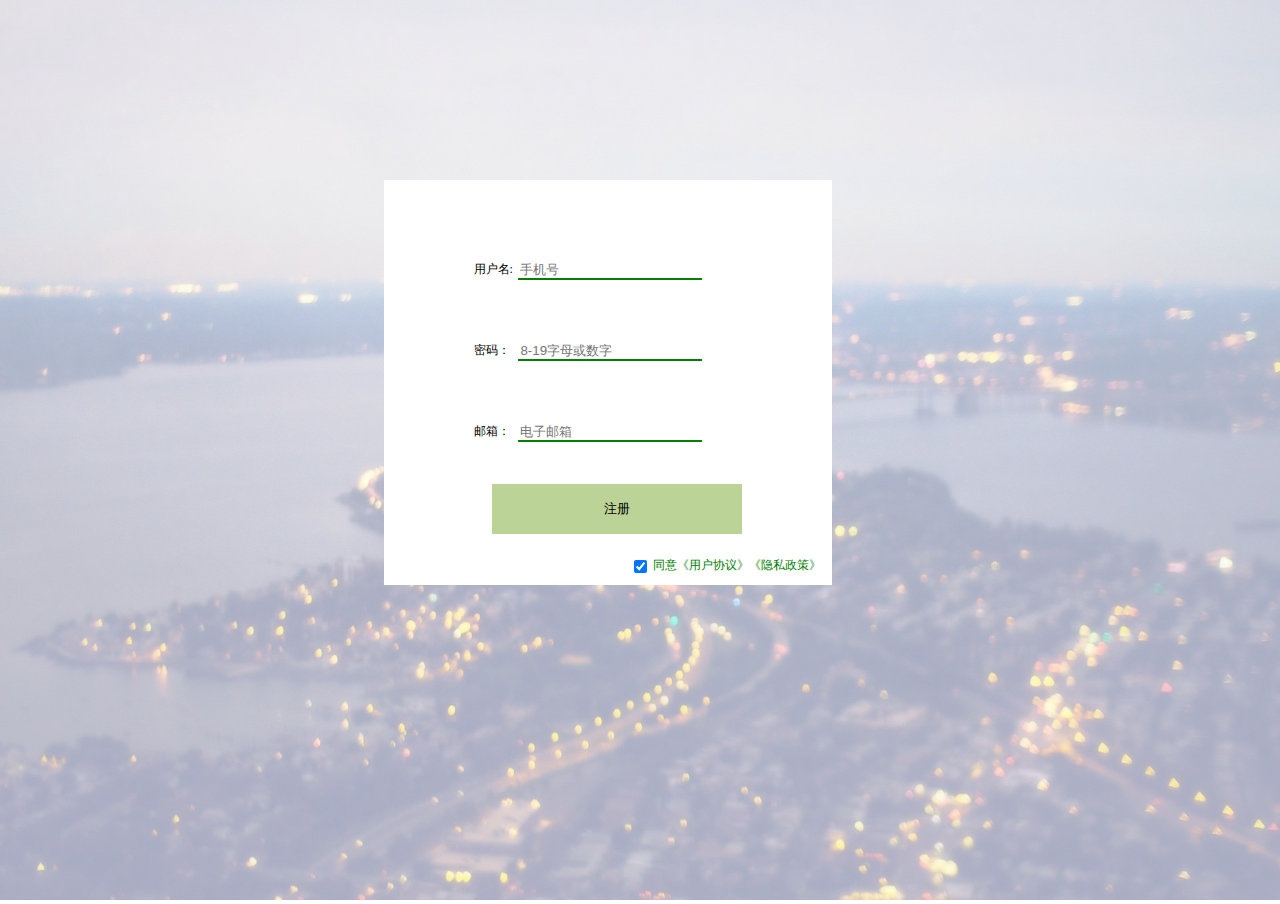
<file: zc.html>
<!DOCTYPE html>
<meta charset="utf-8" />
<html>
<head>
	<title></title>	
	 <script src="js/jquery-1.4.4.min.js" type="text/javascript"></script>
	 <link href="css/mycss.css"  rel="stylesheet"/>
	  <script  type="text/javascript">
	$(function(){
	   
	  $('.zc').find('#pphone').hide()
	  $('.zc').find('#pemail').hide()
	  $('.zc').find('#ppwd').hide()
	  var myreg = /^(((13[0-9]{1})|(15[0-9]{1})|(18[0-9]{1}))+\d{8})$/;
	  var myreg1 = /^([a-zA-Z0-9]+[_|\_|\.]?)*[a-zA-Z0-9]+@([a-zA-Z0-9]+[_|\_|\.]?)*[a-zA-Z0-9]+\.[a-zA-Z]{2,3}$/;
	  $('#btn4').click(function(){
	  	if($("#usernamea").val()==""||!myreg.test($("#usernamea").val()))
	  	{
	  		 $('.zc').find('#pphone').show()
	  	}
	  	if($("#userpwd").val()=="")
	  	{
	  		 $('.zc').find('#ppwd').show()
	  	}
	  	if($("#useremail").val()==""||!myreg1.test($("#useremail").val()))
	  	{
	  		 $('.zc').find('#pemail').show()
	  	}
	  else	if(!$("#checkbox").get(0).checked)
	  	{
	  		
	  		alert("请阅读并同意服务协议")
	  	}
	  	else
	  	{	
	  		alert("注册成功")
	  		window.location.href='index.html'
	  	}
	  })
})

  

$(function(){
	$('#usernamea').keyup(function(){
		if($('#usernamea').val()!="")
		{
			 $('.zc').find('#pphone').hide()
		}
	})
	$('#useremail').keyup(function(){
		if($('#useremail').val()!="")
		{
			 $('.zc').find('#pemail').hide()
		}
	})
	$('#userpwd').keyup(function(){
		if($('#userpwd').val()!="")
		{
			 $('.zc').find('#ppwd').hide()
		}
	})
})
</script>
</head>
<body>
	<div class="zc">
	     <span style="position:absolute; top:20%;left:20%;color: black;">用户名:</span>	<input type="text" name="" id="usernamea" placeholder="手机号" value="" style="position:absolute;;width: 40%; top:20%;left:30%;border-top:none;border-left: none;border-right:none;outline:none;border-bottom-color:green;" />
	     <p id="pphone" style="position:absolute;top: 20%;left:74%;color: red;">手机号填写有误</p>
		 <span style="position:absolute; top:40%;left:20%;color: black;">密码：</span>	<input type="password" name="" id="userpwd" value="" placeholder="8-19字母或数字" style="position:absolute;width: 40%;  top:40%;left:30%;border-top:none;border-left: none;border-right:none;outline:none;border-bottom-color:green;" />
		 <p id="ppwd" style="position:absolute;top: 40%;left:74%;color: red;">请输入密码</p>
		 <span style="position:absolute; top:60%;left:20%;color: black;">邮箱：</span>	<input type="text" name="" id="useremail" value=""placeholder="电子邮箱" style="position:absolute; width: 40%;top:60%;left:30%;border-top:none;border-left: none;border-right:none;outline:none;border-bottom-color:green;" />
		 <p id="pemail" style="position:absolute;top: 60%;left:74%;color: red;">邮箱填写有误</p>
		 <button id="btn4"  style="position:absolute;background:rgba(188,211,152,1);width:250px;height:50px;top:75%;left:24%;border:none;">注册</button>
		 <input type="checkbox" id="checkbox" checked=""  style="position: absolute;top:93%;left:55%;"/><p style="position: absolute;top: 90%;left:60%;color: green;">同意《用户协议》《隐私政策》</p>
	</div>
	<div style="position: absolute;background-color: black;opacity: 0.4;width: 100%;height:100%;">
		<img src="images/zcbj.jpg" width="100%" height="100%" />
	</div>
</body>
</html>
</file>
<file: css/mycss.css>
@charset "utf-8";
	
			.off
			{
				position: absolute;
				left:1%;
				top:20%;
				background-color:#5BC0DE;
				border-radius:20px;
				opacity:0;
				height:30px;
			}
			.off1
			{
				position: absolute;
				left:11%;
				top:20%;
				background-color:#5BC0DE;
				border-radius:20px;
				opacity:0;
				width: 69px;
				height:30px;
			}
			.off2
			{
				position: absolute;
				left:23%;
				top:20%;
				background-color:#5BC0DE;
				border-radius:50px;
				opacity:0;
				width:100px;
				height:30px;
			}
			.off3
			{
				position: absolute;
				left:38%;
				top:20%;
				background-color:#5BC0DE;
				border-radius:20px;
				opacity:0;
				width:79px;
				height: 30px;
			}
			.nav:hover .off
			{    
          opacity:1;
      } 
      .nav:hover .off1
			{    
          opacity:1;
      } 
      .nav:hover .off2
			{    
          opacity:1;
      } 
      .nav:hover .off3
			{    
          opacity:1;
      } 
      .found
      {
      	position: absolute;
      	top:5%;
      	width:80%;
      	left: 10%;
        
      }
    .navbar-inverse
    {
    	position:absolute;
    	top:20%;
    	width:100%;
    	
    }
    .control
    {
      position:absolute;
      left:10%;
      top:18%;
      height:60%;
      width: 60%;
      text-align:center;
     
    }
    .btns
    {
    	position: absolute;
    	left: 72%;
    	background-color:darkgrey;
    	height:60%;
    	top:18%;
    }
    
    .right
    {
    	top: 20%;
    	position: absolute;
      left: 90%;
    }
    .canver2
    {
    	position:absolute;
    	width:200px;
    	height: 30px;
    	top: 20%;
    	left:-100px;
    	text-align: center;
    	background-color: rgba(47,47,47,1);
    	font-style:inherit;
    	color:white;
    	padding:10px;
    	opacity: 0.5;
    }
    .canver2:hover
   {
    	
    	background-color:red;
    	opacity:1;
    	font-size:20px;
    	width:250px;
    	height:40px;
    }
   
   .a
   {
   	position: absolute;
   	left:230px;
   	top:155px;
   	width:150px;
   	height:200px;
   	background-color: yellow;
   	
   }
    .b
   {
   	position: absolute;
   	left:1px;
   	top:280px;
    width:500px;
   	height:120px;
   	background-color:rgba(225,225,225,0.8);
   	opacity: 0;
   }
   .container8
  {
  	position: absolute;
  	width:80%;
  	height: 90%;
  	top:2px;
  	right:40px;
  	left:10%;
  }
  .canver3
  {
  	position: absolute;
  	height:95%;
    width:100%;
    top:500px;
    left:-2px;
  }
  .btn
  {
  	position: absolute;
  	top:50px;
  	left:35%;
  }
   #btn1
  {
  	position: absolute;
  	top:50px;
  	left:55%;
  }
  #picture
  {
  	position: absolute;
  	left:220px;
  }
  .canvas1
  {
  	position: absolute;
  	background-color:black;
  	width:100%;
  	height:80%;
  }
  .aqy
  {
  	position: absolute;
  	top:45px;
  	left:18px;
  }
  .canvas4
  {
  	position: absolute;
  	width: 100%;
  	height:65%;
  	top:500px;
  	padding-left:200px;
		background-color:;
  }
 .div2
 {
 	position: absolute;
 	width:400px;
 	height:100px;
  background-color:rgba(248,248,248,1);
 	top:215px;
 	color:green;
	opacity: 0.7;
 }
 .div1
 {
 	position:relative;
 	width:200px;
 	height:300px;
 	background-color:white;
 	left:-50px;
 }
 .divgx{
	 position: absolute;
	 width:15.6%;
	 height:30%;
	 background:blue;
	 margin-left:24%;
 }
 .divgx1
 {
	position: absolute;
	height:50%;
	width:107%;
	background:white;
	top:51%;
	
	opacity: 0.7;
 }
 .canvas5
 {
 	position: absolute;
 	width:100%;
 	height:550px;
 	background-color:;
 	top: 440px;
 	left:0%;
 	background-color:;
 }
 .canvas6
 {
 	position: absolute;
 	width: 30%;
 	height: 90%;
 }
 .box2
 {
 	 position: absolute;
 	 width: 50px;
 	 height: 70px;
 }
 .box3
 {
 	 position: absolute;
 	 width: 220px;
 	 height: 70px;
 	 background-color:rgba(248,248,248,1)
 }
 .box1
 {
 	position: absolute;
 	width:210px;
 	height: 150px;
 	left:10%;
 	top:70px;
 }
.box2 img{
	cursor: pointer;
	transition: all 0.6s;
	
}
.box2 img:hover{
	transform: scale(1.05);
}
.box3:hover{
	color:green;
}
.s{
	position: absolute;
	width: 100px;
	height:50px;
}
.input1
{
	position: absolute;
	border-radius:100px;
	top:15px;
	left:1100px;
	width:200px;
	text-align: center;
}
.canvas7
{
	position: absolute;
	width:100%;
 	height:900px;
 	top:1000px;
 	left:0%;
}
.box4
{
	position: absolute;
	width:500px;
	height:500px;
	left:9%;
	top:70px;
}
.linka
{
	color: black;
}
.linka:hover
{
	color:green;
}
.box6
{
	position: absolute;
	width: 200px;
	height: 150px;
	left:50%;
}
.box7
{
	background-color:rgba(248,248,248,1);
	width:246px;
	height:80px;
}
.box12
{
	position: absolute;
	width:262px;
	height:250px;
	top: 0px;
	z-index:999;
}
.box12
{
	
	cursor: pointer;
	transition:all 1s;
	opacity:0;
}
.box6:hover .box12
{
	transform: scale(1.03);
	opacity:1;
	border:1px solid greenyellow;
}

.canvas8
{
	position: absolute;
	width:100%;
 	height:780px;
 	top:800px;
 	left:0%;
 	background-color:black;
}
.box8{
	  position: absolute;
	  margin-left: 158px;
}
.box9
{
	position: absolute;
	width: 200px;
	height: 400px;
}
.box10
{
	position: absolute;
	background-color: white;
	width: 220px;
	height: 170px;
}
.box9
{
	cursor: pointer;
	transition: all  1s;
	opacity: 0;
	top:0px;
}
.box8:hover .box9
{
	transform: scale(1.03);
	opacity:1;
}
.box11
{
	position: absolute;
	top: 90%;
	height:58px;
	width: 200px;
	background-color:white;
}
.boxa{
	position: absolute;
	top:69%;
	width: 84%;
	height:18%;
	left:9%;
}
.phb
{
	position: absolute;
	background-color: rgba(248,248,248,1);
	left:1097px;
	width:190px;
	height: 300px;
}
.canvas9
{
	position: absolute;
	top:780px;
	height:95%;
	width: 100%;
	background-color:black;
}
.footer
{
	position: absolute;
	background-color:rgba(235,235,235,1) ;
	width: 100%;
	height:40%;
	top:2180px;
}

.top
{
	position: fixed;
	width:30px;
	height:150px;
	background-color:;
	left:93%;
	top: 50%;
	z-index: 999;
	
}
.gtop:hover
{
	width:50px;
	height:40px;
	background-color:rgba(0,196,6,1);
	opacity:1;
	border-radius:10px;
}
.qd:hover
{
	width:50px;
	height:40px;
	background-color:rgba(0,196,6,1);
	opacity:20;
	border-radius:10px;
}
.lx:hover
{
	width: 50px;
	height:40px;
	background-color:rgba(0,196,6,1);
	opacity:20;
	border-radius:10px;
}
.dh
{
	position:fixed;
	z-index: 999;
    width:100%;
	height:11%;
	top:0%;
	background-color:rgba(18,16,19,1);
}
#span1
{
	position:absolute;
	left:15%;
	top:-10px;
    height:100%;
    width:5%;
}
.input2
{
	position: absolute;
	left:20%;
	top:25%;
	left:30%;
	border-bottom-left-radius:25px;
	border-top-left-radius:25px;
	height:50%;
	width:300px;
	text-align:center;
	background:rgba(51,51,51,1);
	border:none;
}
.dh1{
	position: absolute;
	background-color: rgba(0,196,6,1);
	width:65px;
	height:50%;
	top:25%;
	left:49.4%;
	border-bottom-right-radius:25px;
	border-top-right-radius:25px;
}
.linkb
{
	color: white;
}
.linkb:hover
{
	color: greenyellow;
}
.sp{
	color: white;
}
.sp:hover
{
	color: greenyellow;
}

  .divzz
      {
      	position:fixed;
      	width:100%;
      	height:100%;
      	background-color:black;
        top:0px;
      	left:00px;
      	opacity: 0.8;
      	z-index: 999;
      }
      .divdl
      {
      	position:fixed;
      	width:500px;
      	height:500px;
      	background-color:white;
      	display: none;
      	top:20%;
      	left:30%;
      	z-index:999;
      	
      }
      .canvas10
      {
      	position: absolute;
      	width: 230px;
      	height:300px;
      	background:;
      	
      }
      .box14
      {
      	position: absolute;
      	background-color: green;
      	border-radius:10px;
      	cursor: pointer;
	    transition: all  1s;
      	opacity:1;
      }
      
      .box15
      {
      	position: absolute;
      	top: 20%;
      	width: 100%;
      	height: 90%;
      }
      .canvas10:hover .box14
      {
      	transform: scale(1.5);
      	opacity: 1;
      }
      .box15 img{
      	cursor: pointer;
	    transition: all  1s;
      	opacity:1;
      }
      .box15 img:hover{
      	margin-top:-10px;
      
      	opacity:1;
      }
      .hr{
      	position: absolute;
      	top: 1635px;
      	width: 90%;
      	height:1px;
      	background-color:green;
      	left:5%;
      }
      .as{
      	width:190px;
      	height: 122px;
      	cursor: pointer;
	    transition: all  1s;
      	opacity:1;
      	border-color:greenyellow;
      }
      .as:hover{
      	transform: scale(1.05);
      	opacity: 1;
      	border:1px solid greenyellow;
      }
     .userin
     {
     	position:fixed;
     	width: 100px;
     	height:60px;
     	left: 70%;
     	background:rgba(18,16,19,1);
     	z-index: 999;
     	top:1%;
     }
     .zc
     {
     	position:fixed;
     	width:35%;
     	height:45%;
     	top: 20%;
     	left:30%;
     	background-color:rgba(255,255,255,1);
     	z-index: 999;
     }
     .dh3
     {
     position: absolute;
     top:78%;
     width:32%;
     height:17%;
     left:0%;
     padding-left:20px;
     background-color:rgba(245,245,245,1);
     }
       .dh4
     {
     position: absolute;
     top:78%;
     width:32%;
     height:17%;
     left:32%;
     background-color:rgba(245,245,245,1);
     padding-left:20px;
     }
       .dh5
     {
     position: absolute;
     top:78%;
     width:38%;
     height:17%;
     left:64%;
     background-color:rgba(245,245,245,1);
     }
     .spandh
     {
     	margin-left: 30px;
     	padding:0px;
     	color: black;
     	font-size: 15px;
     }
     .spandh:hover
     {
     	color: green;
     }
     .dsjdh{
     	position:absolute;
     	top:0%;
     	width:100%;
     	height:12%;
     	background:rgba(18,16,19,1);
     	color:green;
     }
     #demo{
     	position:absolute;
     	top:0%;
     }
     .tx
     {
     	position: absolute;
     	width:40%;
     	height:27%;
     	border-radius:55px;
     	background-color:rgb(265,265,265);
     	top:12%;
     	left:26%;
     }
     .jbtn
     {
     	position: absolute;
     	width: 45%;
     	height: 12%;
     	top:62%;
     	left:25%;
     	border-radius: 20px;
     	background-color:rgb(0,190,6);
     	padding-top: 10px;
     	padding-left:31px;
     }
     .vip
     {
     	position: absolute;
     	width: 45%;
     	height: 12%;
     	top:80%;
     	left:25%;
     	border-radius: 20px;
     	background-color:rgb(265,265,265);
     	padding-top: 10px;
     	padding-left: 25px;
     	border:1px solid #DAB176;
     }
     .jdiv1
     {
     	position: absolute;
     	height:750px;
     	width:100%;
     	top:620px;
     	background: ;
    
     }
     .jdiv2{
     	position: absolute;
     	width:14.1%;
     	height:41%;
     	left:5%;
     	top:10%;
     	cursor: pointer;
	    transition: all  1s;
      	opacity:1;
      	color: black;
      	background-color: rgb(245,245,245);
     }
     .jdiv2:hover
     {
     	margin-top:-10px;
        color: green;
      	opacity:1;
     }
     .qwe{
     	position: absolute;
     	width: 100%;
     	height:560px;
     	top: 10%;
     	background-color: ;
     }
     .jdiv3
     {
     	position: absolute;
     	width: 100%;
     	height:54%;
     	top:1360px;
     	background:;
     }
     .jdiv4{
     	position: absolute;
     	width:14.1%;
     	height:300px;
     	left:5%;
     	top:15%;
     	cursor: pointer;
	    transition: all  1s;
      	opacity:1;
      	color: black;
      	background-color:rgb(245,245,245);
     }
     .jdiv4:hover
     {
     	transform: scale(1.07);
     	opacity:1;
     	
     }
     .jdiv5
     {
     	position: absolute;
     	width:100%;
     	height:54%;
     	top:1750px;
     	background-color: rgba(25,25,25,0.5);
     }
      .jdiv6{
     	position: absolute;
     	width:14.1%;
     	height:300px;
     	left:5%;
     	top:15%;
     	cursor: pointer;
	    transition: all  1s;
      	opacity:1;
      	color: black;
      	background-color:rgb(245,245,245);
     }
     .jdiv6:hover
     {
     	transform: scale(1.07);
     	opacity:1;
     	-webkit-transform:rotate(360deg);
     }
     .jdiv7
     {
     	position: absolute;
     	width:100%;
     	height:100px;
     	top:2250px;
     	background-color:;
     	color: black;
     	font-size: 15px;
     	padding-top:10px;
     
     }
     .jdiv7:hover
     {
     	color: green;
     }
	 .xx{
		 color: white;
	 }
	 .load
	 {
		 position: fixed;
		 width: 10%;
		 height: 20%;
		 top: 50%;
		 left: 50%;
		 background:black;
		 opacity: 0.8;
		 z-index: 999;
	 }
body{margin:0px;padding:0px;font-family:"微软雅黑", "宋体";font-size:12px;color:#CCCCCC;}
.cls{clear:both;}
a:focus{outline:none;}
.menu{position:fixed;z-index:9999;height:55px;display:block;padding-left:;width:100%;margin:40px auto 0 auto;left:0px;top:34px;}
.menu ul{list-style:none;padding-left:200px;margin:0;}
.menu ul li{float:left;overflow:hidden;position:relative;line-height:48px;text-align:center;}
.menu ul li a{position:relative;display:block;width:111px;height:48px;font-family:"微软雅黑", "宋体";font-size:14px;text-decoration:none;cursor:pointer;font-weight:bold;line-height:48px;}
.menu ul li a span{position:absolute;left:0;width:111px;}
.menu ul li a span.out{top:0px;}
.menu ul li a span.over,  .menu ul li a span.bg{top:-48px;}
#menu2{background-color:rgba(51,51,51,1);background-repeat:repeat;}
#menu2 ul li a{color:#FFFFFF;}
#menu2 ul li a span.over{color:#FFF;height:48px;width:111px;background-color:greenyellow ;background-repeat:repeat;}
</file>
<file: css/iconfont.css>
@font-face {font-family: "iconfont";
  src: url('iconfont.eot?t=1542289074558'); /* IE9*/
  src: url('iconfont.eot?t=1542289074558#iefix') format('embedded-opentype'), /* IE6-IE8 */
  url('[data-uri]') format('woff'),
  url('iconfont.ttf?t=1542289074558') format('truetype'), /* chrome, firefox, opera, Safari, Android, iOS 4.2+*/
  url('iconfont.svg?t=1542289074558#iconfont') format('svg'); /* iOS 4.1- */
}

.iconfont {
  font-family:"iconfont" !important;
  font-size:16px;
  font-style:normal;
  -webkit-font-smoothing: antialiased;
  -moz-osx-font-smoothing: grayscale;
}

.icon-94:before { content: "\e67e"; }

.icon-dianshiju:before { content: "\e604"; }

.icon-dianying:before { content: "\e605"; }

.icon-zongyi:before { content: "\e615"; }

.icon-dongman:before { content: "\e61e"; }

.icon-mingxingwangshang:before { content: "\e66d"; }

.icon-tuijian:before { content: "\e647"; }

.icon-remen:before { content: "\e614"; }


@font-face {font-family: "iconfont";
  src: url('iconfont.eot?t=1542290630201'); /* IE9*/
  src: url('iconfont.eot?t=1542290630201#iefix') format('embedded-opentype'), /* IE6-IE8 */
  url('[data-uri]') format('woff'),
  url('iconfont.ttf?t=1542290630201') format('truetype'), /* chrome, firefox, opera, Safari, Android, iOS 4.2+*/
  url('iconfont.svg?t=1542290630201#iconfont') format('svg'); /* iOS 4.1- */
}

.iconfont {
  font-family:"iconfont" !important;
  font-size:16px;
  font-style:normal;
  -webkit-font-smoothing: antialiased;
  -moz-osx-font-smoothing: grayscale;
}

.icon-yonhu:before { content: "\e657"; }


@font-face {font-family: "iconfont";
  src: url('iconfont.eot?t=1542291235080'); /* IE9*/
  src: url('iconfont.eot?t=1542291235080#iefix') format('embedded-opentype'), /* IE6-IE8 */
  url('[data-uri]') format('woff'),
  url('iconfont.ttf?t=1542291235080') format('truetype'), /* chrome, firefox, opera, Safari, Android, iOS 4.2+*/
  url('iconfont.svg?t=1542291235080#iconfont') format('svg'); /* iOS 4.1- */
}

.iconfont {
  font-family:"iconfont" !important;
  font-size:16px;
  font-style:normal;
  -webkit-font-smoothing: antialiased;
  -moz-osx-font-smoothing: grayscale;
}

.icon-neirong:before { content: "\f0300"; }



@font-face {font-family: "iconfont";
  src: url('iconfont.eot?t=1542457605785'); /* IE9*/
  src: url('iconfont.eot?t=1542457605785#iefix') format('embedded-opentype'), /* IE6-IE8 */
  url('[data-uri]') format('woff'),
  url('iconfont.ttf?t=1542457605785') format('truetype'), /* chrome, firefox, opera, Safari, Android, iOS 4.2+*/
  url('iconfont.svg?t=1542457605785#iconfont') format('svg'); /* iOS 4.1- */
}

.iconfont {
  font-family:"iconfont" !important;
  font-size:16px;
  font-style:normal;
  -webkit-font-smoothing: antialiased;
  -moz-osx-font-smoothing: grayscale;
}

.icon-pinglun:before { content: "\e634"; }

.icon-liulan:before { content: "\e633"; }

.icon-dianzan:before { content: "\e61f"; }


 <i class="iconfont icon-liulan" style="position: absolute;top:96%;left: 13%;color:darkgray;font-family: 微软雅黑;font-size:20px;"></i>
		   <p style="position: absolute;top: 94.5%;left: 17%;color:darkgray;font-size: 12px;font-family: 微软雅黑;">浏览 1076</p>
</file>
